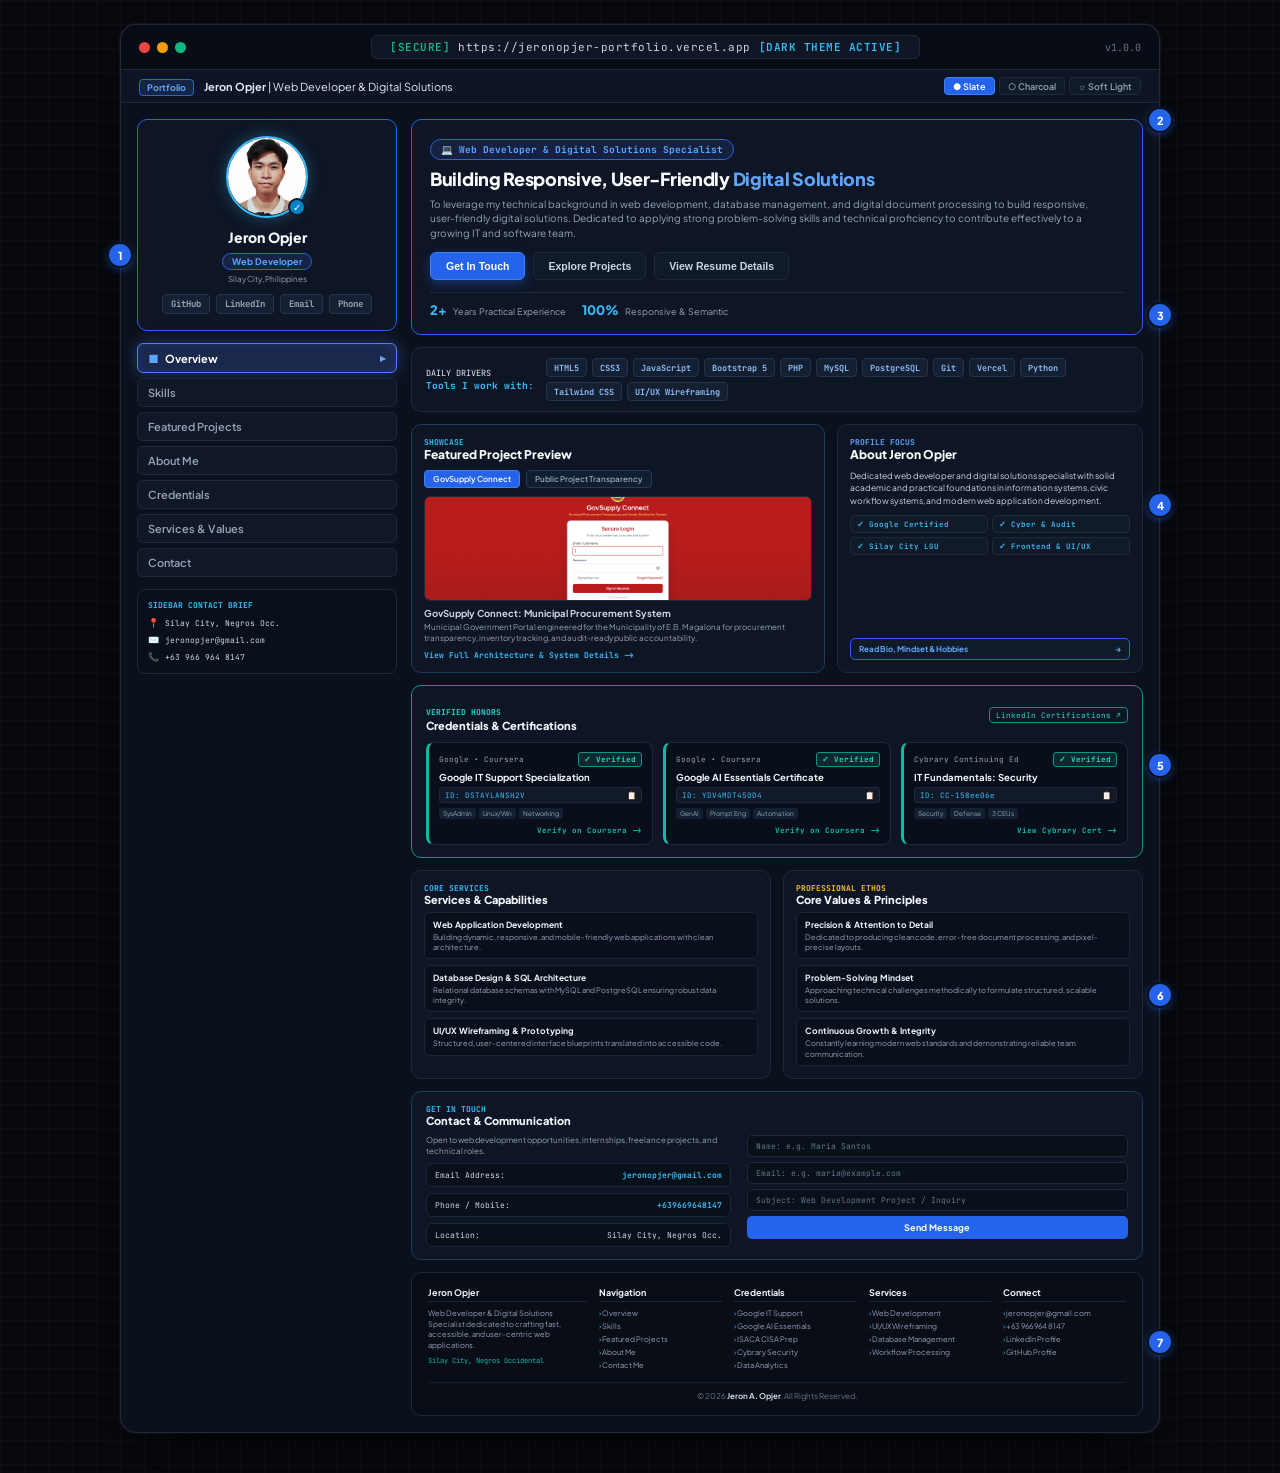
<file: hifi_wireframe_board_v2.html>
<!DOCTYPE html>
<html lang="en">
<head>
<meta charset="UTF-8">
<title>HI-FI Wireframe Architecture - Jeron Opjer Portfolio Website</title>
<link rel="preconnect" href="https://fonts.googleapis.com">
<link rel="preconnect" href="https://fonts.gstatic.com" crossorigin>
<link href="https://fonts.googleapis.com/css2?family=Plus+Jakarta+Sans:wght@400;500;600;700;800&family=JetBrains+Mono:wght@400;500;600;700&display=swap" rel="stylesheet">
<style>
  * {
    box-sizing: border-box;
    margin: 0;
    padding: 0;
  }
  body {
    background: #07090e;
    background-image: 
      linear-gradient(rgba(255,255,255,0.025) 1px, transparent 1px),
      linear-gradient(90deg, rgba(255,255,255,0.025) 1px, transparent 1px);
    background-size: 24px 24px;
    font-family: 'Plus Jakarta Sans', -apple-system, BlinkMacSystemFont, sans-serif;
    color: #e2e8f0;
    display: flex;
    justify-content: center;
    align-items: flex-start;
    padding: 24px 20px 40px;
    min-height: 100vh;
  }

  .canvas-wrapper {
    position: relative;
    width: 1040px;
    max-width: 1040px;
  }

  .browser-mockup {
    background: #0b111c;
    border-radius: 16px;
    border: 1px solid #1e293b;
    box-shadow: 0 25px 60px -15px rgba(0,0,0,0.8), 0 0 0 1px rgba(255,255,255,0.05);
    overflow: visible;
    position: relative;
  }

  /* Top Browser Bar */
  .browser-header {
    background: #080d15;
    padding: 10px 18px;
    border-top-left-radius: 16px;
    border-top-right-radius: 16px;
    border-bottom: 1px solid #1e293b;
    display: flex;
    align-items: center;
    justify-content: space-between;
  }
  .window-dots {
    display: flex;
    gap: 7px;
  }
  .dot {
    width: 11px;
    height: 11px;
    border-radius: 50%;
  }
  .dot.red { background: #ef4444; }
  .dot.yellow { background: #f59e0b; }
  .dot.green { background: #10b981; }

  .url-bar {
    background: #0f1724;
    border: 1px solid #1e293b;
    border-radius: 6px;
    padding: 4px 18px;
    font-family: 'JetBrains Mono', monospace;
    font-size: 11px;
    color: #94a3b8;
    letter-spacing: 0.5px;
    display: flex;
    align-items: center;
    gap: 8px;
  }
  .url-bar .secure { color: #10b981; font-weight: 600; }
  .url-bar .site-link { color: #cbd5e1; }
  .url-bar .theme-tag { color: #38bdf8; font-weight: 600; }

  .version-tag {
    font-family: 'JetBrains Mono', monospace;
    font-size: 10px;
    color: #64748b;
  }

  /* Academic Top Bar (from index.html) */
  .academic-topbar-mock {
    background: rgba(15, 23, 42, 0.7);
    border-bottom: 1px solid #1e293b;
    padding: 7px 18px;
    display: flex;
    justify-content: space-between;
    align-items: center;
    font-size: 11px;
  }
  .uni-badge-mock {
    background: rgba(79, 123, 245, 0.15);
    color: #60a5fa;
    border: 1px solid #2563eb;
    padding: 2px 7px;
    border-radius: 4px;
    font-weight: 700;
    font-size: 9px;
    margin-right: 8px;
  }
  .theme-btn-group {
    display: flex;
    gap: 4px;
  }
  .mock-theme-btn {
    background: #111a28;
    border: 1px solid #1e293b;
    color: #94a3b8;
    padding: 2.5px 8px;
    border-radius: 4px;
    font-size: 9px;
    font-weight: 600;
  }
  .mock-theme-btn.active {
    background: #2563eb;
    border-color: #3b82f6;
    color: #ffffff;
  }

  /* Main Two-Column Layout */
  .wireframe-grid {
    display: grid;
    grid-template-columns: 260px 1fr;
    gap: 14px;
    padding: 16px;
  }

  /* Numbered Annotations Badge */
  .badge-pin {
    position: absolute;
    width: 22px;
    height: 22px;
    border-radius: 50%;
    background: #2563eb;
    color: #ffffff;
    font-size: 11px;
    font-weight: 800;
    display: flex;
    align-items: center;
    justify-content: center;
    box-shadow: 0 0 0 2px #0b111c, 0 2px 8px rgba(37, 99, 235, 0.7);
    z-index: 50;
  }
  .pin-1 { top: 220px; left: -11px; }
  .pin-2 { top: 85px; right: -11px; }
  .pin-3 { top: 280px; right: -11px; }
  .pin-4 { top: 470px; right: -11px; }
  .pin-5 { top: 730px; right: -11px; }
  .pin-6 { top: 960px; right: -11px; }
  .pin-7 { bottom: 80px; right: -11px; }

  /* Generic Card Styles */
  .wf-card {
    background: #0e1524;
    border: 1px solid #1e293b;
    border-radius: 10px;
    padding: 14px;
    position: relative;
  }

  /* ================= LEFT SIDEBAR ================= */
  .sidebar-col {
    display: flex;
    flex-direction: column;
    gap: 12px;
  }

  .profile-box {
    background: #0e1524;
    border: 1px solid #2563eb;
    border-radius: 10px;
    padding: 16px 12px;
    text-align: center;
  }
  .avatar-wrap {
    position: relative;
    width: 82px;
    height: 82px;
    margin: 0 auto 10px;
  }
  .avatar-img {
    width: 100%;
    height: 100%;
    border-radius: 50%;
    object-fit: cover;
    border: 2.5px solid #38bdf8;
    box-shadow: 0 0 16px rgba(56, 189, 248, 0.35);
  }
  .verified-icon {
    position: absolute;
    bottom: 2px;
    right: 2px;
    background: #0284c7;
    color: #fff;
    width: 18px;
    height: 18px;
    border-radius: 50%;
    display: flex;
    align-items: center;
    justify-content: center;
    font-size: 10px;
    border: 2px solid #0e1524;
  }
  .profile-name {
    font-size: 14px;
    font-weight: 800;
    color: #f8fafc;
    margin-bottom: 2px;
  }
  .profile-role-pill {
    display: inline-block;
    font-size: 9px;
    font-weight: 700;
    color: #60a5fa;
    background: rgba(79, 123, 245, 0.14);
    border: 1px solid #2563eb;
    padding: 2px 9px;
    border-radius: 12px;
    margin-bottom: 4px;
  }
  .profile-meta {
    font-size: 8px;
    color: #94a3b8;
    margin-bottom: 10px;
  }
  .social-pills {
    display: flex;
    justify-content: center;
    gap: 6px;
  }
  .soc-pill {
    background: #162032;
    border: 1px solid #26354f;
    color: #94a3b8;
    font-size: 9px;
    font-weight: 700;
    padding: 3px 8px;
    border-radius: 4px;
    font-family: 'JetBrains Mono', monospace;
  }

  /* Nav Stack */
  .nav-stack {
    display: flex;
    flex-direction: column;
    gap: 5px;
  }
  .nav-item {
    background: #101827;
    border: 1px solid #1e293b;
    border-radius: 6px;
    padding: 7px 10px;
    font-size: 11px;
    color: #94a3b8;
    display: flex;
    align-items: center;
    justify-content: space-between;
    font-weight: 600;
  }
  .nav-item.active-blue {
    border: 1.5px solid #4f7bf5;
    color: #ffffff;
    background: rgba(79, 123, 245, 0.22);
    box-shadow: 0 0 16px rgba(79, 123, 245, 0.4), inset 0 0 8px rgba(79, 123, 245, 0.15);
    font-weight: 700;
  }

  /* Real Sidebar Contact Brief (from index.html) */
  .sidebar-contact-card {
    background: #09101c;
    border: 1px solid #1e293b;
    border-radius: 8px;
    padding: 10px;
  }
  .brief-title {
    font-size: 8px;
    font-weight: 700;
    color: #38bdf8;
    margin-bottom: 7px;
    font-family: 'JetBrains Mono', monospace;
    text-transform: uppercase;
  }
  .brief-list {
    display: flex;
    flex-direction: column;
    gap: 5px;
    font-size: 8px;
    color: #cbd5e1;
    font-family: 'JetBrains Mono', monospace;
  }
  .brief-item {
    display: flex;
    align-items: center;
    gap: 6px;
  }
  .brief-icon {
    color: #38bdf8;
    font-size: 9px;
  }

  /* ================= RIGHT MAIN COLUMN ================= */
  .main-col {
    display: flex;
    flex-direction: column;
    gap: 12px;
  }

  /* SECTION 2: Hero Section (Actual Content from index.html) */
  .hero-card {
    background: #0e1524;
    border: 1px solid #2563eb;
    border-radius: 10px;
    padding: 16px 18px;
    position: relative;
  }
  .hero-badge-pill {
    display: inline-block;
    border: 1px solid #2563eb;
    background: rgba(79, 123, 245, 0.12);
    color: #60a5fa;
    font-family: 'JetBrains Mono', monospace;
    font-size: 9.5px;
    font-weight: 700;
    padding: 3px 10px;
    border-radius: 12px;
    margin-bottom: 8px;
  }
  .hero-title {
    font-size: 18px;
    font-weight: 800;
    color: #f8fafc;
    letter-spacing: -0.3px;
    line-height: 1.25;
    margin-bottom: 6px;
  }
  .hero-title span {
    color: #60a5fa;
  }
  .hero-desc {
    font-size: 10px;
    color: #94a3b8;
    line-height: 1.45;
    margin-bottom: 12px;
    max-width: 680px;
  }
  .hero-actions-row {
    display: flex;
    align-items: center;
    gap: 8px;
    margin-bottom: 12px;
  }
  .btn-primary-blue {
    background: #2563eb;
    border: 1px solid #3b82f6;
    color: #ffffff;
    font-size: 10.5px;
    font-weight: 700;
    padding: 7px 15px;
    border-radius: 6px;
    cursor: pointer;
    box-shadow: 0 4px 12px rgba(37, 99, 235, 0.4);
  }
  .btn-secondary-dark {
    background: #111a28;
    border: 1px solid #1e293b;
    color: #cbd5e1;
    font-size: 10.5px;
    font-weight: 600;
    padding: 7px 14px;
    border-radius: 6px;
  }
  .hero-stats-strip {
    display: flex;
    gap: 16px;
    border-top: 1px solid #1e293b;
    padding-top: 9px;
  }
  .stat-block {
    display: flex;
    align-items: baseline;
    gap: 6px;
    font-size: 9px;
    color: #94a3b8;
  }
  .stat-val {
    font-size: 13px;
    font-weight: 800;
    color: #38bdf8;
  }

  /* SECTION: Skills / Daily Drivers (Actual from index.html) */
  .skills-card {
    background: #0e1524;
    border: 1px solid #1e293b;
    border-radius: 10px;
    padding: 10px 14px;
    display: flex;
    align-items: center;
    gap: 12px;
  }
  .skills-header {
    font-family: 'JetBrains Mono', monospace;
    font-size: 8.5px;
    white-space: nowrap;
  }
  .skills-header strong {
    display: block;
    font-size: 9.5px;
    color: #38bdf8;
  }
  .skills-pills-wrap {
    display: flex;
    align-items: center;
    gap: 5px;
    flex-wrap: wrap;
    font-family: 'JetBrains Mono', monospace;
    font-size: 8.5px;
  }
  .tool-tag {
    background: #141f32;
    border: 1px solid #233451;
    color: #93c5fd;
    padding: 2.5px 7px;
    border-radius: 4px;
    font-weight: 600;
  }

  /* SECTION 3: Projects + About (from index.html) */
  .grid-2col {
    display: grid;
    grid-template-columns: 1.35fr 1fr;
    gap: 12px;
  }
  .proj-card {
    background: #0e1524;
    border: 1px solid #1e3a5f;
    border-radius: 10px;
    padding: 12px;
    display: flex;
    flex-direction: column;
    justify-content: space-between;
  }
  .card-label-top {
    font-size: 8px;
    color: #38bdf8;
    font-weight: 700;
    text-transform: uppercase;
    font-family: 'JetBrains Mono', monospace;
  }
  .card-h3 {
    font-size: 12px;
    font-weight: 800;
    color: #f8fafc;
    margin-bottom: 8px;
  }
  .proj-tabs-row {
    display: flex;
    gap: 6px;
    margin-bottom: 8px;
  }
  .tab-btn-mini {
    background: #111e32;
    border: 1px solid #1e3a5f;
    color: #94a3b8;
    font-size: 8px;
    padding: 3px 8px;
    border-radius: 4px;
    font-weight: 600;
  }
  .tab-btn-mini.active {
    background: #2563eb;
    border-color: #3b82f6;
    color: #fff;
  }
  .proj-preview-box {
    background: #080d14;
    border: 1px solid #1e293b;
    border-radius: 6px;
    overflow: hidden;
    height: 105px;
    margin-bottom: 6px;
  }
  .proj-preview-box img {
    width: 100%;
    height: 100%;
    object-fit: cover;
  }
  .proj-title-live {
    font-size: 9.5px;
    font-weight: 700;
    color: #cbd5e1;
    margin-bottom: 3px;
  }
  .proj-desc-live {
    font-size: 8px;
    color: #94a3b8;
    line-height: 1.35;
    margin-bottom: 6px;
  }
  .btn-arch-detail {
    font-size: 8px;
    color: #38bdf8;
    font-weight: 700;
    text-decoration: none;
    font-family: 'JetBrains Mono', monospace;
  }

  /* About Card (from index.html) */
  .about-card {
    background: #0e1524;
    border: 1px solid #1e293b;
    border-radius: 10px;
    padding: 12px;
    display: flex;
    flex-direction: column;
    justify-content: space-between;
  }
  .about-bio-text {
    font-size: 8.5px;
    color: #cbd5e1;
    line-height: 1.45;
    margin-bottom: 8px;
  }
  .about-pills-grid {
    display: grid;
    grid-template-columns: 1fr 1fr;
    gap: 4px;
    margin-bottom: 8px;
  }
  .cred-pill-item {
    background: #111a28;
    border: 1px solid #1e293b;
    border-radius: 4px;
    padding: 3px 6px;
    font-size: 7.5px;
    color: #38bdf8;
    font-weight: 600;
    font-family: 'JetBrains Mono', monospace;
  }
  .btn-about-modal {
    background: #111a28;
    border: 1px solid #2563eb;
    color: #60a5fa;
    border-radius: 5px;
    padding: 5px 8px;
    font-size: 8px;
    font-weight: 700;
    display: flex;
    justify-content: space-between;
    align-items: center;
  }

  /* ================= SECTION 4: CREDENTIALS (from index.html) ================= */
  .credentials-section-card {
    background: #0e1524;
    border: 1px solid #0d9488;
    border-radius: 10px;
    padding: 12px 14px;
  }
  .cred-header-strip {
    display: flex;
    justify-content: space-between;
    align-items: center;
    margin-bottom: 10px;
  }
  .cred-grid-3 {
    display: grid;
    grid-template-columns: repeat(3, 1fr);
    gap: 10px;
  }
  .cert-tile {
    background: #080f1a;
    border: 1px solid #1a293e;
    border-radius: 8px;
    padding: 9px 10px;
    border-left: 3px solid #14b8a6;
    display: flex;
    flex-direction: column;
    justify-content: space-between;
  }
  .cert-top-info {
    display: flex;
    justify-content: space-between;
    align-items: center;
    font-size: 7.5px;
    font-family: 'JetBrains Mono', monospace;
    color: #94a3b8;
    margin-bottom: 4px;
  }
  .cert-verified-tag {
    background: rgba(20, 184, 166, 0.15);
    color: #2dd4bf;
    padding: 1.5px 5px;
    border-radius: 3px;
    border: 1px solid #0d9488;
    font-weight: 700;
  }
  .cert-title-text {
    font-size: 9.5px;
    font-weight: 700;
    color: #f1f5f9;
    line-height: 1.3;
    margin-bottom: 4px;
  }
  .cert-id-tag {
    background: #111a28;
    border: 1px solid #1e293b;
    border-radius: 3px;
    padding: 2px 5px;
    font-family: 'JetBrains Mono', monospace;
    font-size: 7.5px;
    color: #38bdf8;
    display: flex;
    justify-content: space-between;
    margin-bottom: 5px;
  }
  .cert-tags-flex {
    display: flex;
    gap: 3px;
    flex-wrap: wrap;
    margin-bottom: 6px;
  }
  .c-tag {
    background: #132032;
    color: #94a3b8;
    font-size: 6.5px;
    padding: 1.5px 4px;
    border-radius: 3px;
  }
  .cert-verify-link {
    font-size: 7.5px;
    color: #14b8a6;
    font-weight: 700;
    font-family: 'JetBrains Mono', monospace;
    text-align: right;
  }

  /* ================= SECTION 5: SERVICES & VALUES (from index.html) ================= */
  .grid-services-values {
    display: grid;
    grid-template-columns: 1fr 1fr;
    gap: 12px;
  }
  .sv-card {
    background: #0e1524;
    border: 1px solid #1e293b;
    border-radius: 10px;
    padding: 12px;
  }
  .sv-list {
    list-style: none;
    font-size: 8px;
    display: flex;
    flex-direction: column;
    gap: 6px;
    margin-top: 6px;
  }
  .sv-item {
    background: #09101c;
    border: 1px solid #192538;
    border-radius: 5px;
    padding: 6px 8px;
  }
  .sv-title {
    font-weight: 700;
    color: #f1f5f9;
    font-size: 8.5px;
    margin-bottom: 2px;
  }
  .sv-desc {
    color: #94a3b8;
    font-size: 7.5px;
    line-height: 1.35;
  }

  /* SECTION 6: Contact & Communication (from index.html) */
  .contact-section-card {
    background: #0e1524;
    border: 1px solid #1e3a5f;
    border-radius: 10px;
    padding: 12px 14px;
  }
  .contact-grid {
    display: grid;
    grid-template-columns: 1fr 1.25fr;
    gap: 16px;
  }
  .contact-left-box {
    display: flex;
    flex-direction: column;
    gap: 6px;
  }
  .contact-card-label {
    background: #08101a;
    border: 1px solid #1a273a;
    border-radius: 6px;
    padding: 6px 8px;
    display: flex;
    align-items: center;
    justify-content: space-between;
    font-size: 8px;
    font-family: 'JetBrains Mono', monospace;
  }
  .contact-card-label span {
    color: #cbd5e1;
  }
  .contact-card-label .val-bold {
    color: #38bdf8;
    font-weight: 700;
  }
  .contact-form-box {
    display: flex;
    flex-direction: column;
    gap: 5px;
  }
  .c-input {
    background: #08101a;
    border: 1px solid #1e293b;
    border-radius: 5px;
    padding: 5px 8px;
    font-size: 8px;
    color: #64748b;
    font-family: 'JetBrains Mono', monospace;
  }
  .btn-submit-live {
    background: #2563eb;
    border: none;
    color: #ffffff;
    font-size: 9px;
    font-weight: 700;
    padding: 6px 12px;
    border-radius: 5px;
    cursor: pointer;
    text-align: center;
  }

  /* ================= SECTION 7: REAL FOOTER (from index.html lines 1014-1084) ================= */
  .footer-live-card {
    background: #080d16;
    border: 1px solid #1e293b;
    border-radius: 10px;
    padding: 14px 16px;
  }
  .footer-5col-grid {
    display: grid;
    grid-template-columns: 1.3fr 1fr 1fr 1fr 1fr;
    gap: 12px;
    margin-bottom: 12px;
  }
  .f-col-title {
    font-size: 9px;
    font-weight: 700;
    color: #f1f5f9;
    margin-bottom: 6px;
    border-bottom: 1px solid #192538;
    padding-bottom: 3px;
  }
  .f-col-desc {
    font-size: 7.5px;
    color: #94a3b8;
    line-height: 1.4;
    margin-bottom: 6px;
  }
  .f-loc-tag {
    font-size: 7px;
    color: #14b8a6;
    font-family: 'JetBrains Mono', monospace;
  }
  .f-links-list {
    list-style: none;
    font-size: 7.5px;
    color: #94a3b8;
    display: flex;
    flex-direction: column;
    gap: 3px;
  }
  .f-links-list li::before {
    content: "› ";
    color: #38bdf8;
  }
  .footer-copyright-strip {
    border-top: 1px solid #151e2e;
    padding-top: 8px;
    text-align: center;
    font-size: 8px;
    color: #64748b;
  }
  .footer-copyright-strip strong {
    color: #cbd5e1;
  }
</style>
</head>
<body>

<div class="canvas-wrapper">

  <!-- Numbered Callout Badges -->
  <div class="badge-pin pin-1">1</div>
  <div class="badge-pin pin-2">2</div>
  <div class="badge-pin pin-3">3</div>
  <div class="badge-pin pin-4">4</div>
  <div class="badge-pin pin-5">5</div>
  <div class="badge-pin pin-6">6</div>
  <div class="badge-pin pin-7">7</div>

  <!-- Main Wireframe Application Frame -->
  <div class="browser-mockup">
    
    <!-- Top Browser Bar -->
    <div class="browser-header">
      <div class="window-dots">
        <div class="dot red"></div>
        <div class="dot yellow"></div>
        <div class="dot green"></div>
      </div>
      <div class="url-bar">
        <span class="secure">[SECURE]</span>
        <span class="site-link">https://jeronopjer-portfolio.vercel.app</span>
        <span class="theme-tag">[DARK THEME ACTIVE]</span>
      </div>
      <div class="version-tag">v1.0.0</div>
    </div>

    <!-- Academic Topbar (from actual website index.html) -->
    <div class="academic-topbar-mock">
      <div>
        <span class="uni-badge-mock"><i class="bi bi-code-slash"></i> Portfolio</span>
        <span><strong>Jeron Opjer</strong> | Web Developer & Digital Solutions</span>
      </div>
      <div class="theme-btn-group">
        <span class="mock-theme-btn active">● Slate</span>
        <span class="mock-theme-btn">○ Charcoal</span>
        <span class="mock-theme-btn">☼ Soft Light</span>
      </div>
    </div>

    <!-- Interior Wireframe Grid -->
    <div class="wireframe-grid">
      
      <!-- ================= LEFT SIDEBAR ================= -->
      <aside class="sidebar-col">
        
        <!-- Profile Identity (Real Data from index.html) -->
        <div class="profile-box">
          <div class="avatar-wrap">
            <img src="[data-uri]" alt="Jeron Opjer" class="avatar-img">
            <div class="verified-icon">✓</div>
          </div>
          <div class="profile-name">Jeron Opjer</div>
          <div class="profile-role-pill">Web Developer</div>
          <div class="profile-meta">Silay City, Philippines</div>
          <div class="social-pills">
            <span class="soc-pill">GitHub</span>
            <span class="soc-pill">LinkedIn</span>
            <span class="soc-pill">Email</span>
            <span class="soc-pill">Phone</span>
          </div>
        </div>

        <!-- Real Navigation Stack (from index.html) -->
        <nav class="nav-stack">
          <div class="nav-item active-blue">
            <span><span style="color: #60a5fa; margin-right: 4px;">■</span> Overview</span>
            <span style="color: #60a5fa;">▸</span>
          </div>
          <div class="nav-item"><span>Skills</span></div>
          <div class="nav-item"><span>Featured Projects</span></div>
          <div class="nav-item"><span>About Me</span></div>
          <div class="nav-item"><span>Credentials</span></div>
          <div class="nav-item"><span>Services & Values</span></div>
          <div class="nav-item"><span>Contact</span></div>
        </nav>

        <!-- Real Sidebar Contact Brief (index.html lines 156-170) -->
        <div class="sidebar-contact-card">
          <div class="brief-title">Sidebar Contact Brief</div>
          <div class="brief-list">
            <div class="brief-item">
              <span class="brief-icon">📍</span>
              <span>Silay City, Negros Occ.</span>
            </div>
            <div class="brief-item">
              <span class="brief-icon">✉️</span>
              <span>jeronopjer@gmail.com</span>
            </div>
            <div class="brief-item">
              <span class="brief-icon">📞</span>
              <span>+63 966 964 8147</span>
            </div>
          </div>
        </div>

      </aside>

      <!-- ================= RIGHT MAIN COLUMN ================= -->
      <main class="main-col">
        
        <!-- SECTION 2: Hero Section (Actual Content from index.html) -->
        <section class="hero-card">
          <div class="hero-badge-pill">💻 Web Developer & Digital Solutions Specialist</div>
          <h1 class="hero-title">Building Responsive, User-Friendly <span>Digital Solutions</span></h1>
          <p class="hero-desc">
            To leverage my technical background in web development, database management, and digital document processing to build responsive, user-friendly digital solutions. Dedicated to applying strong problem-solving skills and technical proficiency to contribute effectively to a growing IT and software team.
          </p>
          <div class="hero-actions-row">
            <button class="btn-primary-blue">Get In Touch</button>
            <button class="btn-secondary-dark">Explore Projects</button>
            <button class="btn-secondary-dark">View Resume Details</button>
          </div>
          <div class="hero-stats-strip">
            <div class="stat-block">
              <span class="stat-val">2+</span>
              <span>Years Practical Experience</span>
            </div>
            <div class="stat-block">
              <span class="stat-val">100%</span>
              <span>Responsive & Semantic</span>
            </div>
          </div>
        </section>

        <!-- SECTION: Skills / Daily Drivers (Actual from index.html) -->
        <section class="skills-card">
          <div class="skills-header">
            <span>DAILY DRIVERS</span>
            <strong>Tools I work with:</strong>
          </div>
          <div class="skills-pills-wrap">
            <span class="tool-tag">HTML5</span>
            <span class="tool-tag">CSS3</span>
            <span class="tool-tag">JavaScript</span>
            <span class="tool-tag">Bootstrap 5</span>
            <span class="tool-tag">PHP</span>
            <span class="tool-tag">MySQL</span>
            <span class="tool-tag">PostgreSQL</span>
            <span class="tool-tag">Git</span>
            <span class="tool-tag">Vercel</span>
            <span class="tool-tag">Python</span>
            <span class="tool-tag">Tailwind CSS</span>
            <span class="tool-tag">UI/UX Wireframing</span>
          </div>
        </section>

        <!-- SECTION 3: Projects + About (Actual from index.html) -->
        <div class="grid-2col">
          
          <!-- Projects Card -->
          <div class="proj-card">
            <div>
              <div class="card-label-top">Showcase</div>
              <h2 class="card-h3">Featured Project Preview</h2>
              <div class="proj-tabs-row">
                <span class="tab-btn-mini active">GovSupply Connect</span>
                <span class="tab-btn-mini">Public Project Transparency</span>
              </div>
              <div class="proj-preview-box">
                <img src="[data-uri]" alt="GovSupply Connect Preview">
              </div>
              <div class="proj-title-live">GovSupply Connect: Municipal Procurement System</div>
              <p class="proj-desc-live">
                Municipal Government Portal engineered for the Municipality of E.B. Magalona for procurement transparency, inventory tracking, and audit-ready public accountability.
              </p>
            </div>
            <a href="#" class="btn-arch-detail">View Full Architecture & System Details -></a>
          </div>

          <!-- About Card -->
          <div class="about-card">
            <div>
              <div class="card-label-top" style="color: #60a5fa;">Profile Focus</div>
              <h2 class="card-h3">About Jeron Opjer</h2>
              <p class="about-bio-text">
                Dedicated web developer and digital solutions specialist with solid academic and practical foundations in information systems, civic workflow systems, and modern web application development.
              </p>
              <div class="about-pills-grid">
                <div class="cred-pill-item">✓ Google Certified</div>
                <div class="cred-pill-item">✓ Cyber & Audit</div>
                <div class="cred-pill-item">✓ Silay City LGU</div>
                <div class="cred-pill-item">✓ Frontend & UI/UX</div>
              </div>
            </div>
            <div class="btn-about-modal">
              <span>Read Bio, Mindset & Hobbies</span>
              <span>→</span>
            </div>
          </div>

        </div>

        <!-- ================= SECTION 4: CREDENTIALS (Actual from index.html) ================= -->
        <section class="credentials-section-card">
          <div class="cred-header-strip">
            <div>
              <span class="card-label-top" style="color: #2dd4bf;">Verified Honors</span>
              <h2 style="font-size: 11px; font-weight: 800; color: #f1f5f9;">Credentials & Certifications</h2>
            </div>
            <span style="font-family:'JetBrains Mono'; font-size:7.5px; color:#2dd4bf; border:1px solid #0d9488; padding:2px 6px; border-radius:4px;">
              LinkedIn Certifications ↗
            </span>
          </div>

          <div class="cred-grid-3">
            
            <div class="cert-tile">
              <div class="cert-top-info">
                <span>Google • Coursera</span>
                <span class="cert-verified-tag">✓ Verified</span>
              </div>
              <div class="cert-title-text">Google IT Support Specialization</div>
              <div class="cert-id-tag">
                <span>ID: DSTAYLANSH2V</span>
                <span>📋</span>
              </div>
              <div class="cert-tags-flex">
                <span class="c-tag">SysAdmin</span>
                <span class="c-tag">Linux/Win</span>
                <span class="c-tag">Networking</span>
              </div>
              <div class="cert-verify-link">Verify on Coursera -></div>
            </div>

            <div class="cert-tile">
              <div class="cert-top-info">
                <span>Google • Coursera</span>
                <span class="cert-verified-tag">✓ Verified</span>
              </div>
              <div class="cert-title-text">Google AI Essentials Certificate</div>
              <div class="cert-id-tag">
                <span>ID: YDV4MDT45OD4</span>
                <span>📋</span>
              </div>
              <div class="cert-tags-flex">
                <span class="c-tag">GenAI</span>
                <span class="c-tag">Prompt Eng</span>
                <span class="c-tag">Automation</span>
              </div>
              <div class="cert-verify-link">Verify on Coursera -></div>
            </div>

            <div class="cert-tile">
              <div class="cert-top-info">
                <span>Cybrary Continuing Ed</span>
                <span class="cert-verified-tag">✓ Verified</span>
              </div>
              <div class="cert-title-text">IT Fundamentals: Security</div>
              <div class="cert-id-tag">
                <span>ID: CC-158ee06e</span>
                <span>📋</span>
              </div>
              <div class="cert-tags-flex">
                <span class="c-tag">Security</span>
                <span class="c-tag">Defense</span>
                <span class="c-tag">3 CEUs</span>
              </div>
              <div class="cert-verify-link">View Cybrary Cert -></div>
            </div>

          </div>
        </section>

        <!-- ================= SECTION 5: SERVICES & VALUES (Actual from index.html) ================= -->
        <div class="grid-services-values">
          
          <div class="sv-card">
            <div class="card-label-top" style="color:#38bdf8;">Core Services</div>
            <h2 style="font-size:11px; font-weight:800; color:#f1f5f9; margin-bottom:4px;">Services & Capabilities</h2>
            <div class="sv-list">
              <div class="sv-item">
                <div class="sv-title">Web Application Development</div>
                <div class="sv-desc">Building dynamic, responsive, and mobile-friendly web applications with clean architecture.</div>
              </div>
              <div class="sv-item">
                <div class="sv-title">Database Design & SQL Architecture</div>
                <div class="sv-desc">Relational database schemas with MySQL and PostgreSQL ensuring robust data integrity.</div>
              </div>
              <div class="sv-item">
                <div class="sv-title">UI/UX Wireframing & Prototyping</div>
                <div class="sv-desc">Structured, user-centered interface blueprints translated into accessible code.</div>
              </div>
            </div>
          </div>

          <div class="sv-card">
            <div class="card-label-top" style="color:#fbbf24;">Professional Ethos</div>
            <h2 style="font-size:11px; font-weight:800; color:#f1f5f9; margin-bottom:4px;">Core Values & Principles</h2>
            <div class="sv-list">
              <div class="sv-item">
                <div class="sv-title">Precision & Attention to Detail</div>
                <div class="sv-desc">Dedicated to producing clean code, error-free document processing, and pixel-precise layouts.</div>
              </div>
              <div class="sv-item">
                <div class="sv-title">Problem-Solving Mindset</div>
                <div class="sv-desc">Approaching technical challenges methodically to formulate structured, scalable solutions.</div>
              </div>
              <div class="sv-item">
                <div class="sv-title">Continuous Growth & Integrity</div>
                <div class="sv-desc">Constantly learning modern web standards and demonstrating reliable team communication.</div>
              </div>
            </div>
          </div>

        </div>

        <!-- SECTION 6: Contact & Communication (Actual from index.html) -->
        <section class="contact-section-card">
          <div class="card-label-top" style="color:#38bdf8;">Get in Touch</div>
          <h2 style="font-size:11px; font-weight:800; color:#f1f5f9; margin-bottom:8px;">Contact & Communication</h2>
          <div class="contact-grid">
            <div class="contact-left-box">
              <p style="font-size:8px; color:#94a3b8; line-height:1.4;">
                Open to web development opportunities, internships, freelance projects, and technical roles.
              </p>
              <div class="contact-card-label">
                <span>Email Address:</span>
                <span class="val-bold">jeronopjer@gmail.com</span>
              </div>
              <div class="contact-card-label">
                <span>Phone / Mobile:</span>
                <span class="val-bold">+639669648147</span>
              </div>
              <div class="contact-card-label">
                <span>Location:</span>
                <span>Silay City, Negros Occ.</span>
              </div>
            </div>
            <div class="contact-form-box">
              <div class="c-input">Name: e.g. Maria Santos</div>
              <div class="c-input">Email: e.g. maria@example.com</div>
              <div class="c-input">Subject: Web Development Project / Inquiry</div>
              <div class="btn-submit-live">Send Message</div>
            </div>
          </div>
        </section>

        <!-- ================= SECTION 7: REAL FOOTER (Exact 1:1 from index.html lines 1014-1084) ================= -->
        <footer class="footer-live-card">
          <div class="footer-5col-grid">
            
            <!-- Col 1: Identity -->
            <div>
              <div class="f-col-title">Jeron Opjer</div>
              <p class="f-col-desc">
                Web Developer & Digital Solutions Specialist dedicated to crafting fast, accessible, and user-centric web applications.
              </p>
              <div class="f-loc-tag">Silay City, Negros Occidental</div>
            </div>

            <!-- Col 2: Navigation -->
            <div>
              <div class="f-col-title">Navigation</div>
              <ul class="f-links-list">
                <li>Overview</li>
                <li>Skills</li>
                <li>Featured Projects</li>
                <li>About Me</li>
                <li>Contact Me</li>
              </ul>
            </div>

            <!-- Col 3: Credentials -->
            <div>
              <div class="f-col-title">Credentials</div>
              <ul class="f-links-list">
                <li>Google IT Support</li>
                <li>Google AI Essentials</li>
                <li>ISACA CISA Prep</li>
                <li>Cybrary Security</li>
                <li>Data Analytics</li>
              </ul>
            </div>

            <!-- Col 4: Services -->
            <div>
              <div class="f-col-title">Services</div>
              <ul class="f-links-list">
                <li>Web Development</li>
                <li>UI/UX Wireframing</li>
                <li>Database Management</li>
                <li>Workflow Processing</li>
              </ul>
            </div>

            <!-- Col 5: Connect -->
            <div>
              <div class="f-col-title">Connect</div>
              <ul class="f-links-list">
                <li>jeronopjer@gmail.com</li>
                <li>+63 966 964 8147</li>
                <li>LinkedIn Profile</li>
                <li>GitHub Profile</li>
              </ul>
            </div>

          </div>

          <div class="footer-copyright-strip">
            © 2026 <strong>Jeron A. Opjer</strong>. All Rights Reserved.
          </div>
        </footer>

      </main>

    </div>

  </div>

</div>

</body>
</html>
</file>
